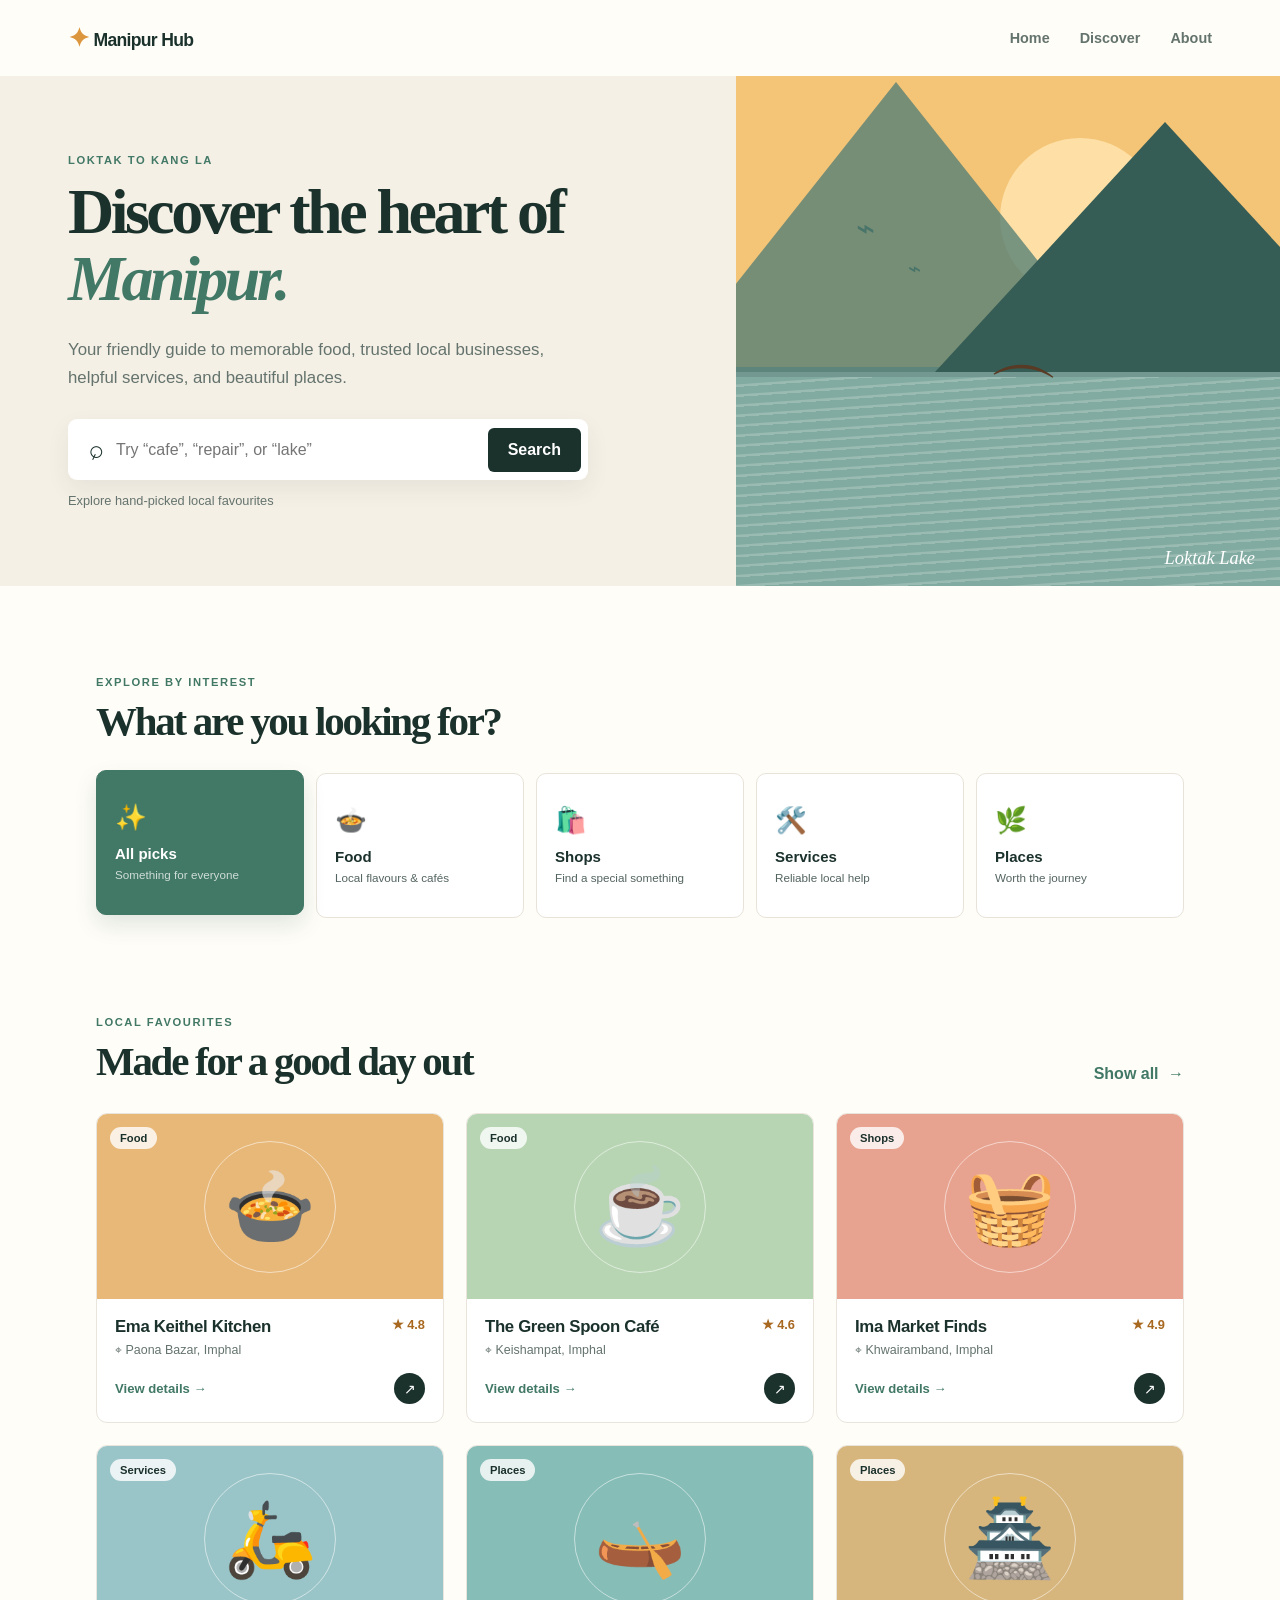
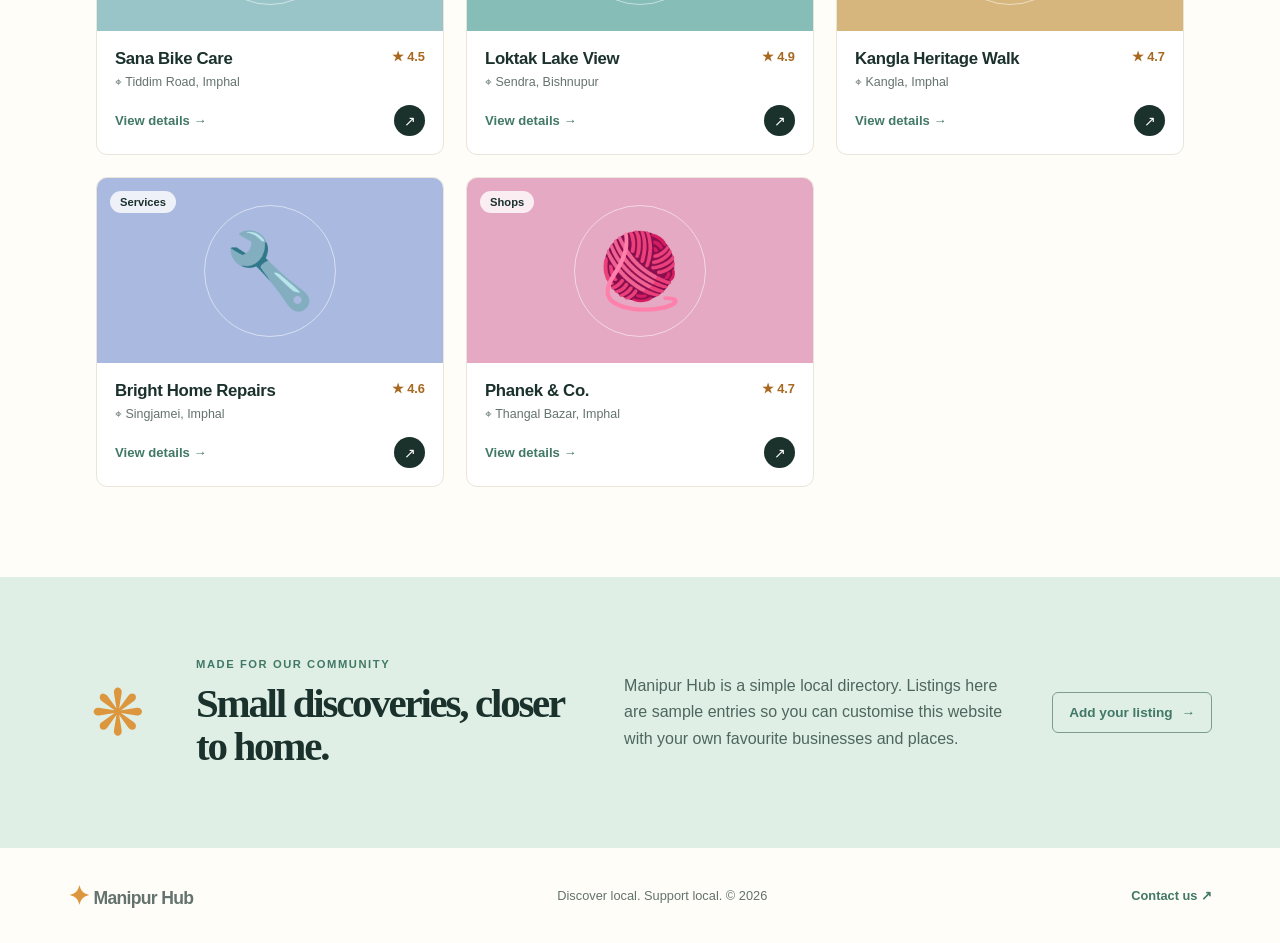
<file: index.html>
<!DOCTYPE html>
<html lang="en">
<head>
  <meta charset="UTF-8" />
  <meta name="viewport" content="width=device-width, initial-scale=1.0" />
  <meta name="description" content="Manipur Hub — discover local food, shops, services and places." />
  <title>Manipur Hub | Discover Local</title>
  <link rel="stylesheet" href="style.css" />
</head>
<body>
  <header class="site-header">
    <a class="brand" href="#home" aria-label="Manipur Hub home"><span>✦</span> Manipur Hub</a>
    <button class="menu-button" aria-label="Open navigation" aria-expanded="false">☰</button>
    <nav class="nav-links" aria-label="Main navigation">
      <a href="#home">Home</a><a href="#discover">Discover</a><a href="#about">About</a>
    </nav>
  </header>

  <main>
    <section class="hero" id="home">
      <div class="hero-copy">
        <p class="eyebrow">LOKTAK TO KANG LA</p>
        <h1>Discover the heart of <em>Manipur.</em></h1>
        <p class="hero-text">Your friendly guide to memorable food, trusted local businesses, helpful services, and beautiful places.</p>
        <form class="search-box" id="searchForm" role="search">
          <label class="sr-only" for="searchInput">Search Manipur Hub</label>
          <span aria-hidden="true">⌕</span>
          <input id="searchInput" type="search" placeholder="Try “cafe”, “repair”, or “lake”" autocomplete="off" />
          <button type="submit">Search</button>
        </form>
        <p class="search-note" id="resultCount" aria-live="polite">Explore hand-picked local favourites</p>
      </div>
      <div class="hero-art" aria-hidden="true">
        <div class="sun"></div><div class="mountain mountain-back"></div><div class="mountain mountain-front"></div>
        <div class="lake"></div><div class="boat">⌒</div><span class="bird bird-one">⌁</span><span class="bird bird-two">⌁</span>
        <p>Loktak Lake</p>
      </div>
    </section>

    <section class="section categories" id="discover">
      <div class="section-heading"><div><p class="eyebrow">EXPLORE BY INTEREST</p><h2>What are you looking for?</h2></div></div>
      <div class="category-grid" role="tablist" aria-label="Listing categories">
        <button class="category active" data-category="all" role="tab" aria-selected="true"><span>✨</span><strong>All picks</strong><small>Something for everyone</small></button>
        <button class="category" data-category="Food" role="tab" aria-selected="false"><span>🍲</span><strong>Food</strong><small>Local flavours & cafés</small></button>
        <button class="category" data-category="Shops" role="tab" aria-selected="false"><span>🛍️</span><strong>Shops</strong><small>Find a special something</small></button>
        <button class="category" data-category="Services" role="tab" aria-selected="false"><span>🛠️</span><strong>Services</strong><small>Reliable local help</small></button>
        <button class="category" data-category="Places" role="tab" aria-selected="false"><span>🌿</span><strong>Places</strong><small>Worth the journey</small></button>
      </div>
    </section>

    <section class="section listings" aria-labelledby="listing-title">
      <div class="section-heading listing-heading"><div><p class="eyebrow" id="listing-label">LOCAL FAVOURITES</p><h2 id="listing-title">Made for a good day out</h2></div><button class="text-button" id="showAll">Show all <span>→</span></button></div>
      <div class="card-grid" id="cardGrid"></div>
      <p class="empty-state" id="emptyState" hidden>Nothing matched that search. Try another word or choose a category.</p>
    </section>

    <section class="about section" id="about">
      <div class="about-mark">❋</div>
      <div><p class="eyebrow">MADE FOR OUR COMMUNITY</p><h2>Small discoveries, closer to home.</h2></div>
      <p>Manipur Hub is a simple local directory. Listings here are sample entries so you can customise this website with your own favourite businesses and places.</p>
      <a class="outline-button" href="mailto:hello@example.com?subject=Add%20my%20listing">Add your listing <span>→</span></a>
    </section>
  </main>

  <footer><a class="brand" href="#home"><span>✦</span> Manipur Hub</a><p>Discover local. Support local. © <span id="year"></span></p><a href="mailto:hello@example.com">Contact us ↗</a></footer>

  <dialog id="detailsModal" aria-labelledby="modalTitle">
    <button class="close-button" id="closeModal" aria-label="Close details">×</button>
    <div id="modalContent"></div>
  </dialog>
  <script src="script.js"></script>
</body>
</html>
</file>
<file: style.css>
:root { --ink:#1b312c; --muted:#64736d; --paper:#fffdf8; --cream:#f5f0e6; --gold:#dc963d; --green:#417866; --pink:#e99881; }
* { box-sizing:border-box; } html { scroll-behavior:smooth; } body { margin:0; color:var(--ink); background:var(--paper); font-family:Arial,Helvetica,sans-serif; } button,input { font:inherit; } button,a { -webkit-tap-highlight-color:transparent; } a { color:inherit; text-decoration:none; }
.site-header { min-height:76px; max-width:1200px; padding:0 28px; margin:auto; display:flex; align-items:center; justify-content:space-between; }.brand { font-weight:700; font-size:1.1rem; letter-spacing:-.04em; }.brand span { color:var(--gold); font-size:1.45em; vertical-align:-.05em; }.nav-links { display:flex; gap:30px; font-size:.9rem; font-weight:600; }.nav-links a { color:var(--muted); }.nav-links a:hover { color:var(--ink); }.menu-button { display:none; border:0; background:none; color:var(--ink); font-size:1.45rem; }
.hero { min-height:510px; display:grid; grid-template-columns:1.15fr .85fr; overflow:hidden; background:var(--cream); }.hero-copy { align-self:center; padding:75px max(28px,calc((100vw - 1144px)/2)); padding-right:40px; }.eyebrow { margin:0 0 12px; color:var(--green); letter-spacing:.14em; font-size:.7rem; font-weight:700; }.hero h1,.section h2 { margin:0; font-family:Georgia,"Times New Roman",serif; letter-spacing:-.055em; line-height:1.05; }.hero h1 { max-width:570px; font-size:clamp(3rem,5vw,5rem); }.hero h1 em { color:var(--green); font-style:italic; }.hero-text { max-width:520px; margin:24px 0 28px; color:var(--muted); line-height:1.65; font-size:1.05rem; }.search-box { max-width:520px; min-height:61px; padding:7px 7px 7px 20px; background:#fff; border-radius:9px; display:flex; align-items:center; box-shadow:0 9px 23px #26332912; }.search-box span { font-size:1.6rem; transform:rotate(-20deg); }.search-box input { min-width:0; flex:1; padding:8px 12px; border:0; outline:0; color:var(--ink); }.search-box button { border:0; border-radius:6px; padding:13px 20px; cursor:pointer; color:white; background:var(--ink); font-weight:700; }.search-note { margin:13px 0 0; color:var(--muted); font-size:.8rem; }
.hero-art { position:relative; min-height:400px; overflow:hidden; background:linear-gradient(#f4c477 0 57%,#739791 57%); }.sun { position:absolute; width:160px; height:160px; top:62px; right:22%; border-radius:50%; background:#fee0a6; }.mountain { position:absolute; bottom:42%; width:0; height:0; border-left:230px solid transparent; border-right:230px solid transparent; }.mountain-back { left:-70px; border-bottom:290px solid #588176; opacity:.8; }.mountain-front { right:-115px; border-bottom:250px solid #355d55; }.lake { position:absolute; inset:59% 0 0; background:repeating-linear-gradient(176deg,#81aaa1 0 7px,#9abbb1 8px 10px); }.boat { position:absolute; z-index:1; top:63%; left:46%; width:54px; height:21px; text-align:center; font-size:4.5rem; line-height:0; transform:rotate(3deg); color:#593a24; }.bird { position:absolute; z-index:1; font-size:2rem; color:#49746a; }.bird-one { top:26%; left:22%; }.bird-two { top:34%; left:31%; transform:scale(.7); }.hero-art p { position:absolute; z-index:2; bottom:17px; right:25px; margin:0; color:#fff; font-family:Georgia,"Times New Roman",serif; font-style:italic; font-size:1.15rem; }
.section { max-width:1144px; margin:auto; padding:90px 28px; }.section-heading { display:flex; justify-content:space-between; align-items:end; gap:20px; margin-bottom:30px; }.section h2 { font-size:clamp(2rem,3.2vw,3.1rem); }.category-grid { display:grid; grid-template-columns:repeat(5,1fr); gap:12px; }.category { min-height:145px; text-align:left; padding:18px; border:1px solid #e8e3d9; border-radius:10px; cursor:pointer; background:#fff; color:var(--ink); transition:.2s ease; }.category:hover,.category.active { color:#fff; background:var(--green); border-color:var(--green); transform:translateY(-3px); box-shadow:0 10px 22px #1c514522; }.category span { display:block; margin-bottom:13px; font-size:1.6rem; }.category strong,.category small { display:block; }.category strong { font-size:.94rem; }.category small { margin-top:5px; opacity:.75; font-size:.73rem; line-height:1.35; }.listings { padding-top:8px; }.text-button { padding:0; border:0; cursor:pointer; color:var(--green); background:none; font-weight:700; }.text-button span,.outline-button span { padding-left:5px; transition:transform .2s; }.text-button:hover span,.outline-button:hover span { display:inline-block; transform:translateX(4px); }.card-grid { display:grid; grid-template-columns:repeat(3,1fr); gap:22px; }.card { overflow:hidden; border:1px solid #e9e5dc; border-radius:11px; background:#fff; transition:.2s ease; }.card:hover { transform:translateY(-4px); box-shadow:0 12px 25px #26332912; }.card-visual { position:relative; display:grid; place-items:center; height:185px; background:var(--card-bg); font-size:4.6rem; overflow:hidden; }.card-visual::after { content:""; position:absolute; width:130px; height:130px; border:1px solid #fff8; border-radius:50%; }.card-tag { position:absolute; z-index:1; top:13px; left:13px; padding:5px 10px; border-radius:20px; background:#fffc; font-size:.7rem; font-weight:700; color:var(--ink); }.card-body { padding:18px; }.card-title-row { display:flex; justify-content:space-between; align-items:start; gap:8px; }.card h3 { margin:0; font-size:1.05rem; letter-spacing:-.02em; }.rating { white-space:nowrap; font-size:.8rem; font-weight:700; color:#a86820; }.card-location { margin:6px 0 16px; font-size:.78rem; color:var(--muted); }.card-actions { display:flex; justify-content:space-between; align-items:center; }.details-button { border:0; padding:0; background:none; color:var(--green); cursor:pointer; font-weight:700; font-size:.82rem; }.contact-link { display:inline-grid; place-items:center; width:31px; height:31px; border-radius:50%; color:#fff; background:var(--ink); font-size:.9rem; }.empty-state { padding:40px; text-align:center; color:var(--muted); background:var(--cream); border-radius:10px; }.about { max-width:none; padding:80px max(28px,calc((100vw - 1144px)/2)); display:grid; grid-template-columns:100px 1fr 1fr auto; gap:28px; align-items:center; background:#dfefe6; }.about-mark { color:var(--gold); font-size:4rem; text-align:center; }.about p:not(.eyebrow) { color:#4e665e; line-height:1.65; }.outline-button { white-space:nowrap; padding:12px 16px; border:1px solid #7c9d91; border-radius:6px; color:var(--green); font-size:.85rem; font-weight:700; } footer { max-width:1200px; min-height:95px; margin:auto; padding:20px 28px; display:flex; justify-content:space-between; align-items:center; gap:20px; font-size:.8rem; color:var(--muted); } footer a:last-child { color:var(--green); font-weight:700; }
dialog { width:min(550px,calc(100% - 32px)); padding:0; border:0; border-radius:13px; color:var(--ink); box-shadow:0 24px 80px #0005; } dialog::backdrop { background:#18312a88; }.modal-visual { display:grid; place-items:center; min-height:155px; font-size:4.8rem; background:var(--card-bg); }.modal-body { padding:28px; }.modal-body .eyebrow { margin-bottom:8px; }.modal-body h2 { margin:0; font-family:Georgia,"Times New Roman",serif; font-size:2.3rem; letter-spacing:-.05em; }.modal-body p { color:var(--muted); line-height:1.65; }.modal-meta { padding:12px; border-radius:7px; background:var(--cream); color:var(--ink)!important; font-size:.88rem; }.modal-contact { display:inline-block; margin-top:8px; padding:12px 18px; border-radius:6px; background:var(--ink); color:#fff; font-weight:700; font-size:.88rem; }.close-button { position:absolute; z-index:3; top:12px; right:12px; width:34px; height:34px; border:0; border-radius:50%; cursor:pointer; color:var(--ink); background:#fffd; font-size:1.5rem; }
.sr-only { position:absolute; width:1px; height:1px; padding:0; margin:-1px; overflow:hidden; clip:rect(0,0,0,0); white-space:nowrap; border:0; }
@media (max-width:760px) { .site-header { min-height:64px; padding:0 20px; }.menu-button { display:block; }.nav-links { display:none; position:absolute; z-index:10; top:60px; right:18px; flex-direction:column; gap:0; padding:8px; border-radius:8px; background:#fff; box-shadow:0 10px 30px #0002; }.nav-links.open { display:flex; }.nav-links a { padding:10px 20px; }.hero { grid-template-columns:1fr; }.hero-copy { padding:65px 24px 50px; }.hero-art { min-height:290px; }.sun { width:115px; height:115px; top:35px; }.mountain { transform:scale(.7); transform-origin:bottom; }.category-grid { grid-template-columns:repeat(2,1fr); }.category:first-child { grid-column:span 2; min-height:auto; }.category { min-height:125px; }.section { padding:62px 20px; }.card-grid { grid-template-columns:1fr; gap:16px; }.card { display:grid; grid-template-columns:125px 1fr; }.card-visual { height:auto; min-height:145px; font-size:3rem; }.card-visual::after { width:85px; height:85px; }.card-tag { display:none; }.card-body { padding:15px; }.about { grid-template-columns:1fr; gap:12px; padding:60px 25px; }.about-mark { text-align:left; }.about p:not(.eyebrow) { margin:8px 0 14px; } footer { flex-direction:column; align-items:flex-start; padding:30px 20px; gap:9px; } footer p { margin:0; } }
@media (max-width:390px) { .search-box { padding-left:12px; }.search-box button { padding:12px; }.hero h1 { font-size:2.85rem; } }
</file>
